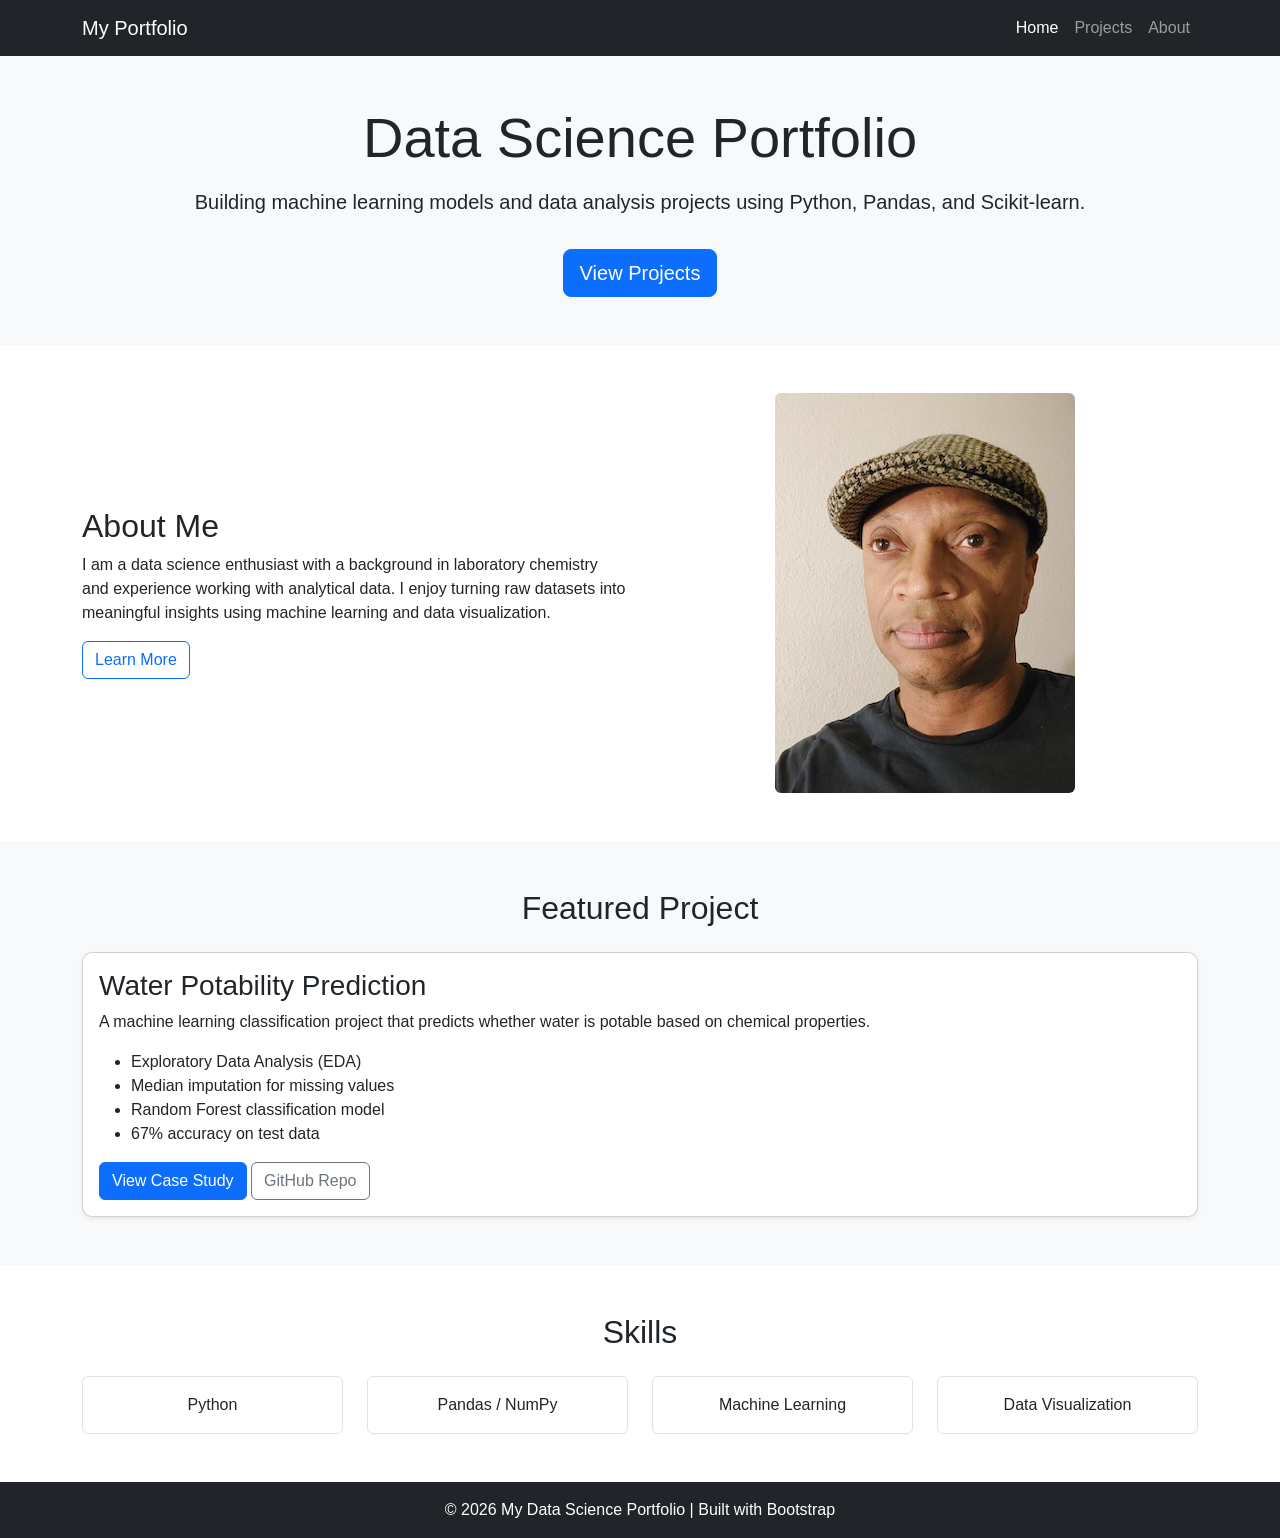
<file: index.html>
<!DOCTYPE html>
<html lang="en">
<head>
  <meta charset="UTF-8">
  <meta name="viewport" content="width=device-width, initial-scale=1">
  <title>Data Science Portfolio</title>

  <!-- Bootstrap CSS -->
  <link href="https://cdn.jsdelivr.net/npm/bootstrap@5.3.0/dist/css/bootstrap.min.css" rel="stylesheet">

  <!-- Custom CSS -->
  <link rel="stylesheet" href="css/styles.css">
</head>

<body>

<!-- NAVBAR -->
<nav class="navbar navbar-expand-lg navbar-dark bg-dark">
  <div class="container">
    <a class="navbar-brand" href="index.html">My Portfolio</a>

    <button class="navbar-toggler" type="button" data-bs-toggle="collapse" data-bs-target="#navbarNav">
      <span class="navbar-toggler-icon"></span>
    </button>

    <div class="collapse navbar-collapse" id="navbarNav">
      <ul class="navbar-nav ms-auto">
        <li class="nav-item"><a class="nav-link active" href="index.html">Home</a></li>
        <li class="nav-item"><a class="nav-link" href="projects.html">Projects</a></li>
        <li class="nav-item"><a class="nav-link" href="about.html">About</a></li>
      </ul>
    </div>
  </div>
</nav>

<!-- HERO SECTION -->
<header class="bg-light text-dark py-5">
  <div class="container text-center">
    <h1 class="display-4">Data Science Portfolio</h1>
    <p class="lead mt-3">
      Building machine learning models and data analysis projects using Python, Pandas, and Scikit-learn.
    </p>
    <a href="projects.html" class="btn btn-primary btn-lg mt-3">View Projects</a>
  </div>
</header>

<!-- ABOUT PREVIEW -->
<section class="py-5">
  <div class="container">
    <div class="row align-items-center">

      <div class="col-md-6">
        <h2>About Me</h2>
        <p>
          I am a data science enthusiast with a background in laboratory chemistry and experience working with
          analytical data. I enjoy turning raw datasets into meaningful insights using machine learning and data visualization.
        </p>
        <a href="about.html" class="btn btn-outline-primary">Learn More</a>
      </div>

      <div class="col-md-6 text-center">
        <img src="images/Profile.jpg" class="img-fluid rounded" alt="Lemuel Bryant">
      </div>

    </div>
  </div>
</section>

<!-- FEATURED PROJECT -->
<section class="bg-light py-5">
  <div class="container">

    <h2 class="text-center mb-4">Featured Project</h2>

    <div class="card shadow-sm">
      <div class="card-body">
        <h3 class="card-title">Water Potability Prediction</h3>
        <p class="card-text">
          A machine learning classification project that predicts whether water is potable based on chemical properties.
        </p>

        <ul>
          <li>Exploratory Data Analysis (EDA)</li>
          <li>Median imputation for missing values</li>
          <li>Random Forest classification model</li>
          <li>67% accuracy on test data</li>
        </ul>

        <a href="water-quality.html" class="btn btn-primary">View Case Study</a>
        <a href="https://github.com/LEMUELBRYANT/water-quality-ml-project" class="btn btn-outline-secondary" target="_blank">GitHub Repo</a>
      </div>
    </div>

  </div>
</section>

<!-- SKILLS -->
<section class="py-5">
  <div class="container text-center">

    <h2 class="mb-4">Skills</h2>

    <div class="row">

      <div class="col-md-3">
        <div class="p-3 border rounded">Python</div>
      </div>

      <div class="col-md-3">
        <div class="p-3 border rounded">Pandas / NumPy</div>
      </div>

      <div class="col-md-3">
        <div class="p-3 border rounded">Machine Learning</div>
      </div>

      <div class="col-md-3">
        <div class="p-3 border rounded">Data Visualization</div>
      </div>

    </div>

  </div>
</section>

<!-- FOOTER -->
<footer class="bg-dark text-white text-center py-3">
  <p class="mb-0">© 2026 My Data Science Portfolio | Built with Bootstrap</p>
</footer>

<!-- Bootstrap JS -->
<script src="https://cdn.jsdelivr.net/npm/bootstrap@5.3.0/dist/js/bootstrap.bundle.min.js"></script>

</body>
</html>
</file>
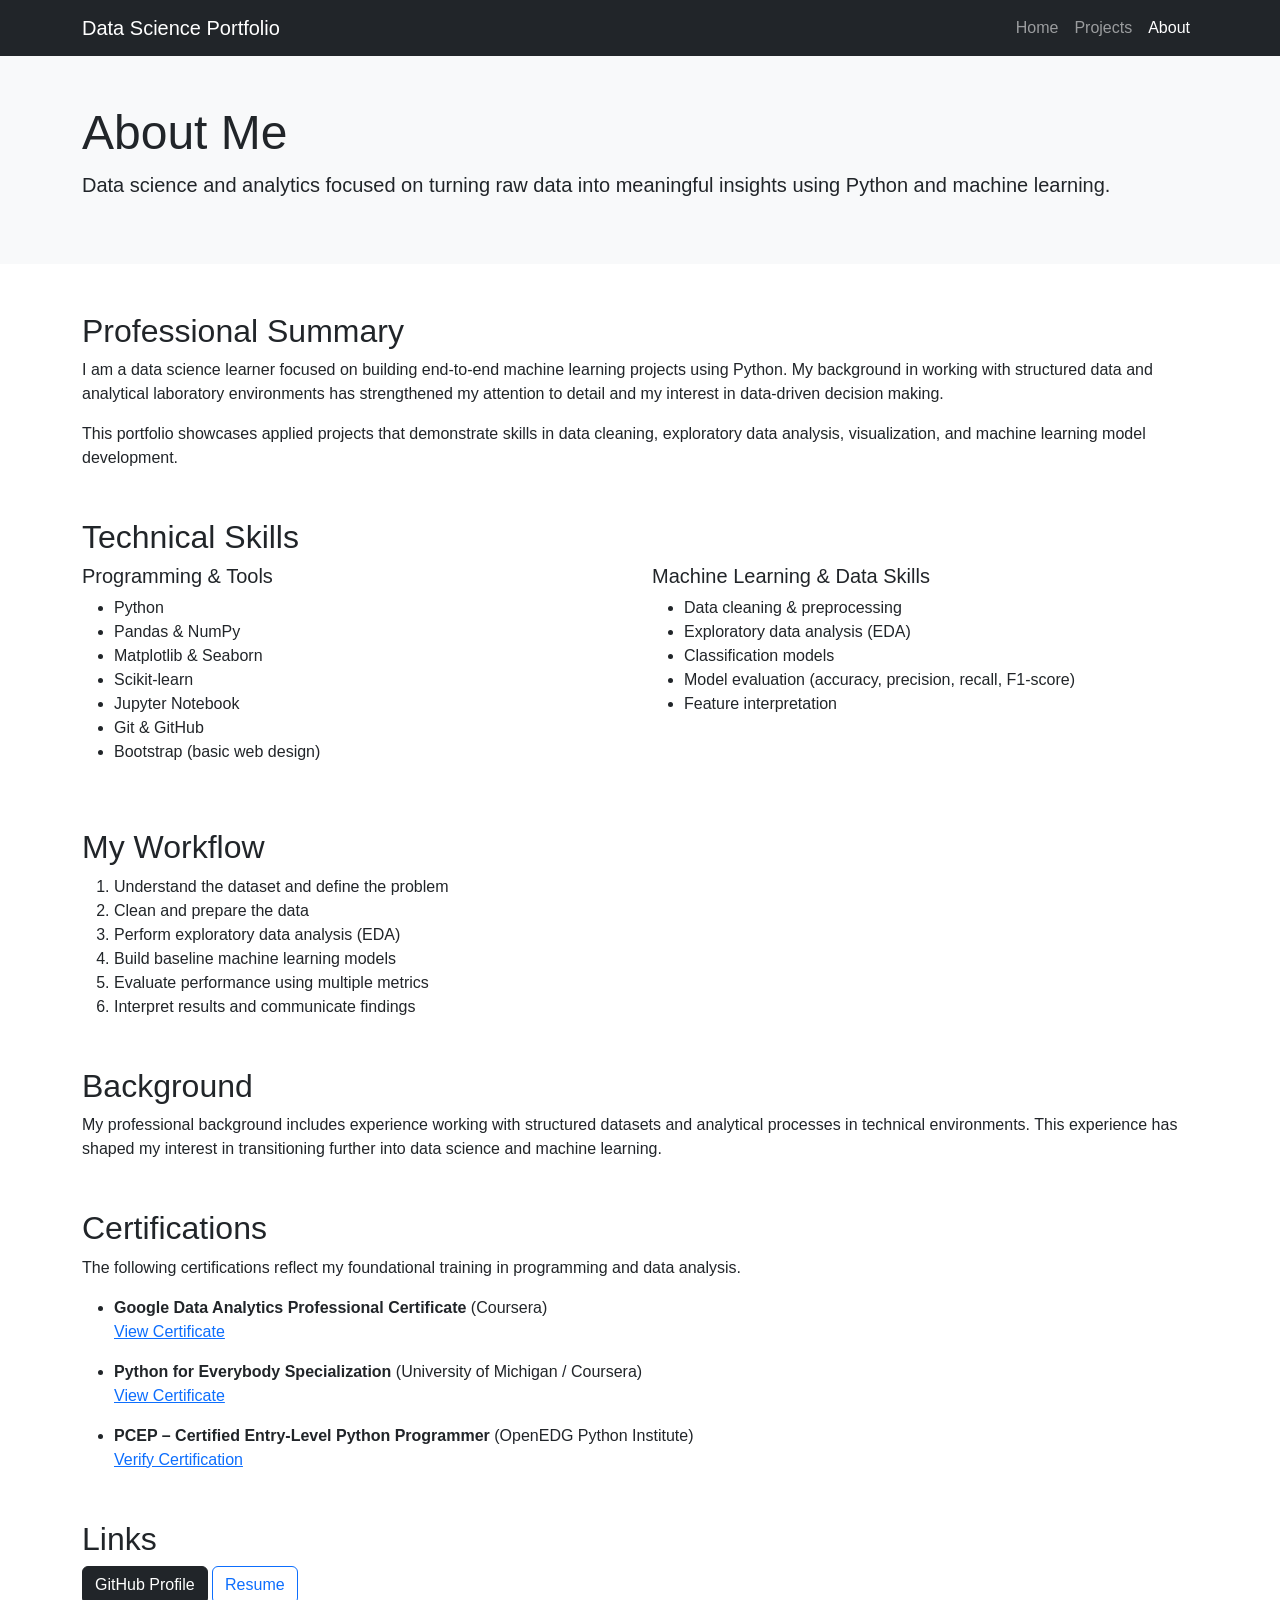
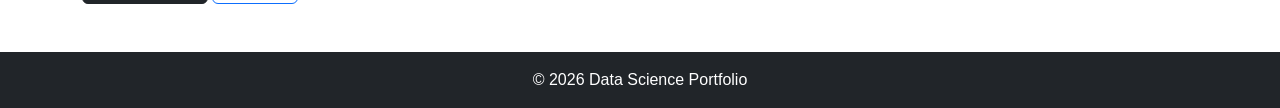
<file: about.html>
<!DOCTYPE html>
<html lang="en">
<head>
    <meta charset="UTF-8">
    <meta name="viewport" content="width=device-width, initial-scale=1.0">
    <title>About | Data Science Portfolio</title>

    <link href="https://cdn.jsdelivr.net/npm/bootstrap@5.3.3/dist/css/bootstrap.min.css" rel="stylesheet">
    <link rel="stylesheet" href="css/styles.css">
</head>

<body>

<!-- NAVBAR -->
<nav class="navbar navbar-expand-lg navbar-dark bg-dark">
    <div class="container">

        <a class="navbar-brand" href="index.html">
            Data Science Portfolio
        </a>

        <button class="navbar-toggler" type="button" data-bs-toggle="collapse" data-bs-target="#nav">
            <span class="navbar-toggler-icon"></span>
        </button>

        <div class="collapse navbar-collapse" id="nav">

            <ul class="navbar-nav ms-auto">
                <li class="nav-item"><a class="nav-link" href="index.html">Home</a></li>
                <li class="nav-item"><a class="nav-link" href="projects.html">Projects</a></li>
                <li class="nav-item"><a class="nav-link active" href="about.html">About</a></li>
            </ul>

        </div>

    </div>
</nav>

<!-- HEADER -->
<header class="bg-light py-5">
    <div class="container">
        <h1 class="display-5">About Me</h1>
        <p class="lead">
            Data science and analytics focused on turning raw data into
            meaningful insights using Python and machine learning.
        </p>
    </div>
</header>

<!-- CONTENT -->
<div class="container my-5">

    <!-- PROFESSIONAL SUMMARY -->
    <section class="mb-5">
        <h2>Professional Summary</h2>

        <p>
            I am a data science learner focused on building end-to-end machine
            learning projects using Python. My background in working with
            structured data and analytical laboratory environments has
            strengthened my attention to detail and my interest in data-driven
            decision making.
        </p>

        <p>
            This portfolio showcases applied projects that demonstrate skills in
            data cleaning, exploratory data analysis, visualization, and machine
            learning model development.
        </p>
    </section>

    <!-- SKILLS -->
    <section class="mb-5">
        <h2>Technical Skills</h2>

        <div class="row">

            <div class="col-md-6">
                <h5>Programming & Tools</h5>
                <ul>
                    <li>Python</li>
                    <li>Pandas & NumPy</li>
                    <li>Matplotlib & Seaborn</li>
                    <li>Scikit-learn</li>
                    <li>Jupyter Notebook</li>
                    <li>Git & GitHub</li>
                    <li>Bootstrap (basic web design)</li>
                </ul>
            </div>

            <div class="col-md-6">
                <h5>Machine Learning & Data Skills</h5>
                <ul>
                    <li>Data cleaning & preprocessing</li>
                    <li>Exploratory data analysis (EDA)</li>
                    <li>Classification models</li>
                    <li>Model evaluation (accuracy, precision, recall, F1-score)</li>
                    <li>Feature interpretation</li>
                </ul>
            </div>

        </div>
    </section>

    <!-- WORKFLOW -->
    <section class="mb-5">
        <h2>My Workflow</h2>

        <ol>
            <li>Understand the dataset and define the problem</li>
            <li>Clean and prepare the data</li>
            <li>Perform exploratory data analysis (EDA)</li>
            <li>Build baseline machine learning models</li>
            <li>Evaluate performance using multiple metrics</li>
            <li>Interpret results and communicate findings</li>
        </ol>
    </section>

    <!-- BACKGROUND -->
    <section class="mb-5">
        <h2>Background</h2>

        <p>
            My professional background includes experience working with structured
            datasets and analytical processes in technical environments. This
            experience has shaped my interest in transitioning further into data
            science and machine learning.
        </p>
    </section>

    <!-- CERTIFICATIONS -->
    <section class="mb-5">
        <h2>Certifications</h2>

        <p>
            The following certifications reflect my foundational training in
            programming and data analysis.
        </p>

        <ul>

            <li>
                <strong>Google Data Analytics Professional Certificate</strong>
                (Coursera)
                <br>
                <a href="https://coursera.org/share/35f32241400f91276bf139591853deab"
                   target="_blank">
                    View Certificate
                </a>
            </li>

            <li class="mt-3">
                <strong>Python for Everybody Specialization</strong>
                (University of Michigan / Coursera)
                <br>
                <a href="https://coursera.org/share/608e0863a2fe580f396273b94097d6e1"
                   target="_blank">
                    View Certificate
                </a>
            </li>

            <li class="mt-3">
                <strong>PCEP – Certified Entry-Level Python Programmer</strong>
                (OpenEDG Python Institute)
                <br>
                <a href="https://verify.openedg.org/?id=e3z8.Vhwq.PfFQ"
                   target="_blank">
                    Verify Certification
                </a>
            </li>

        </ul>
    </section>

    <!-- LINKS -->
    <section class="mb-5">
        <h2>Links</h2>

        <a href="https://github.com/LEMUELBRYANT"
           class="btn btn-dark"
           target="_blank">
            GitHub Profile
        </a>

        <a href="assets/pdf_resume.pdf"
           class="btn btn-outline-primary"
           target="_blank">
            Resume
        </a>
    </section>

</div>

<!-- FOOTER -->
<footer class="bg-dark text-white text-center py-3">
    <p class="mb-0">© 2026 Data Science Portfolio</p>
</footer>

<script src="https://cdn.jsdelivr.net/npm/bootstrap@5.3.3/dist/js/bootstrap.bundle.min.js"></script>

</body>
</html>
</file>
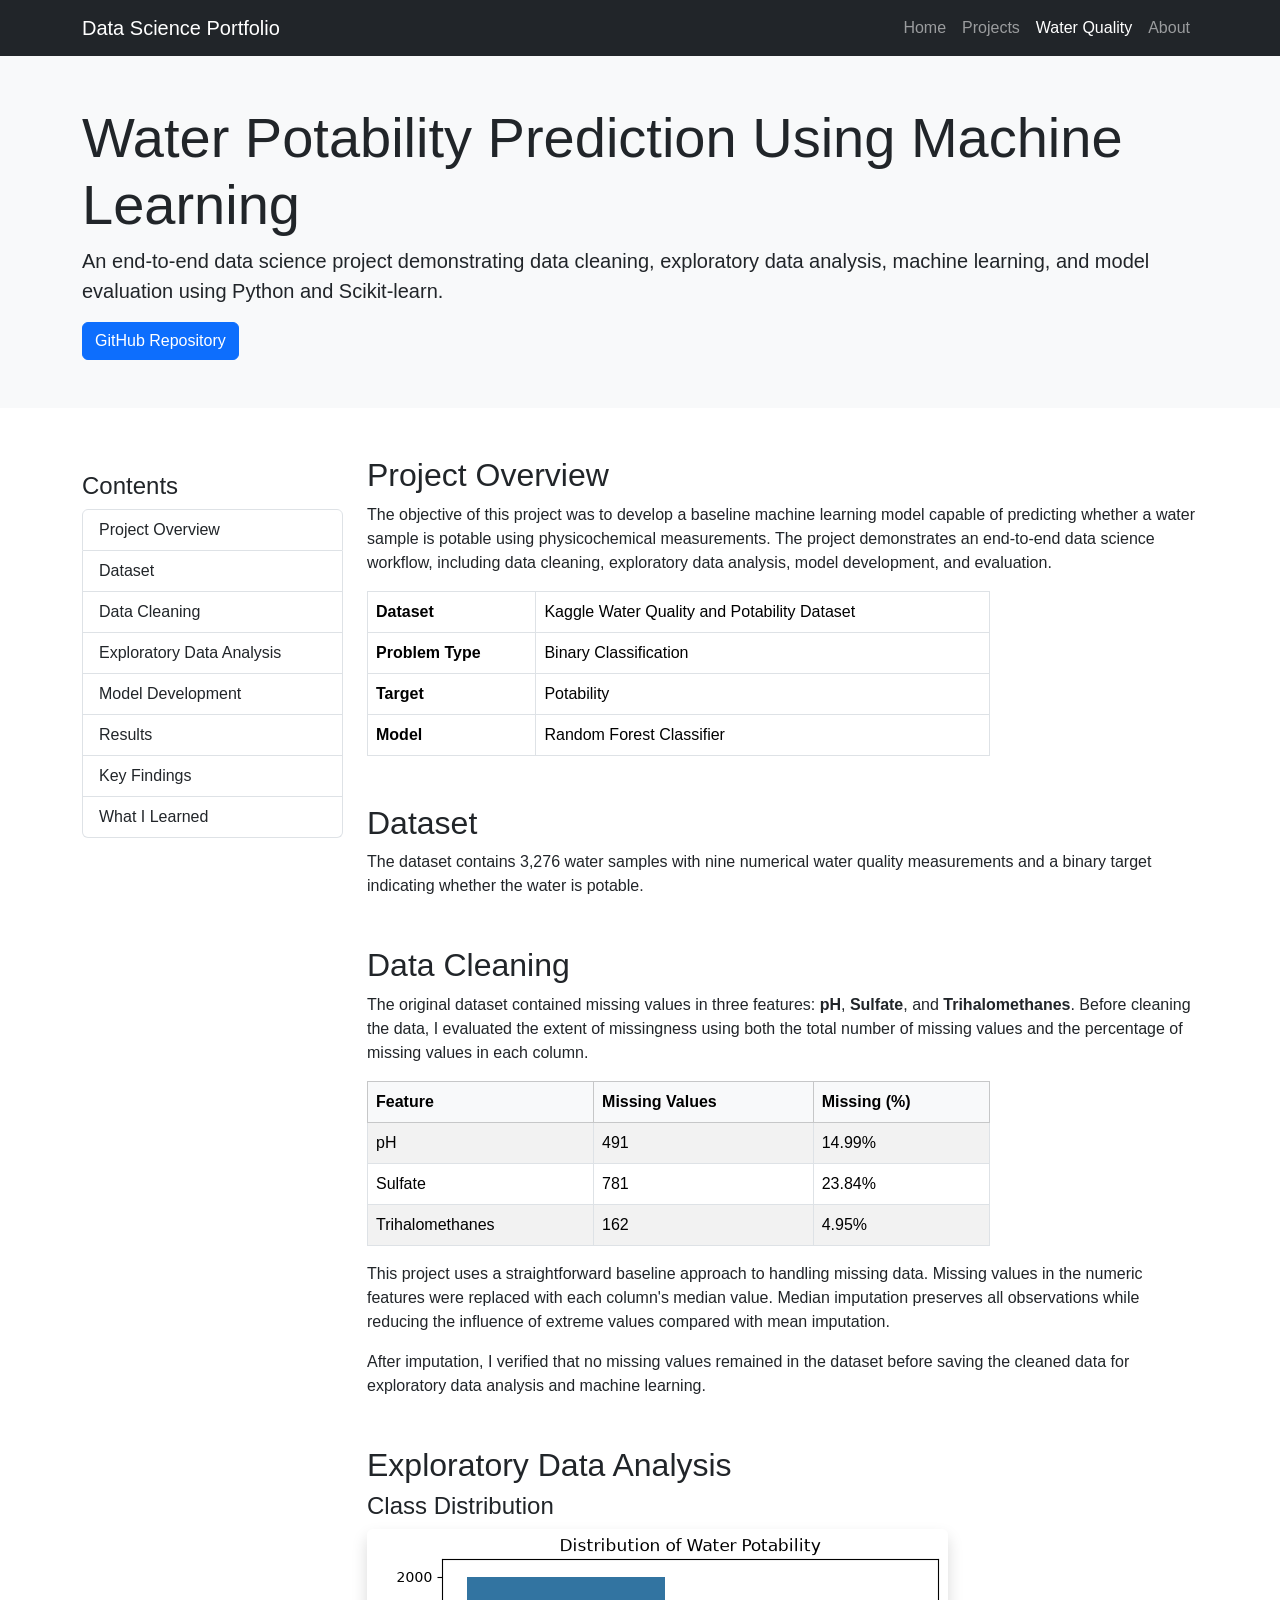
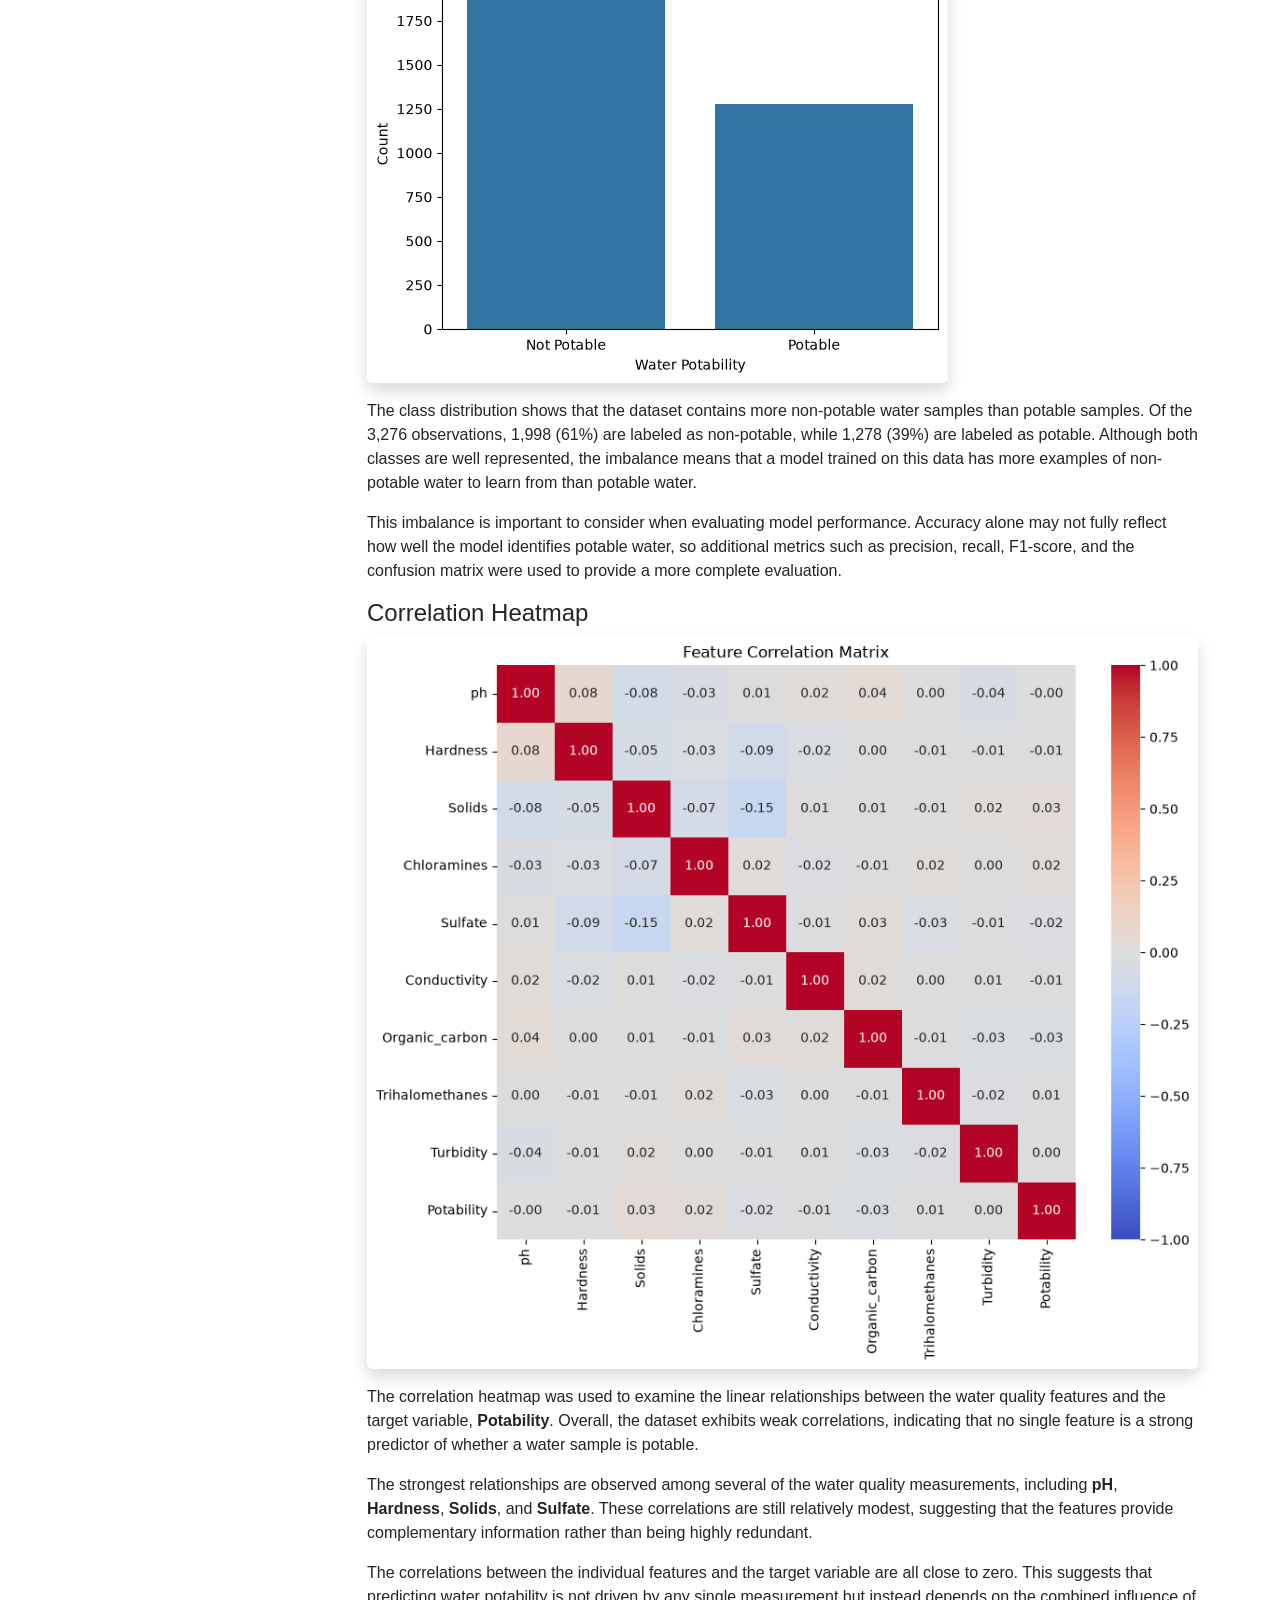
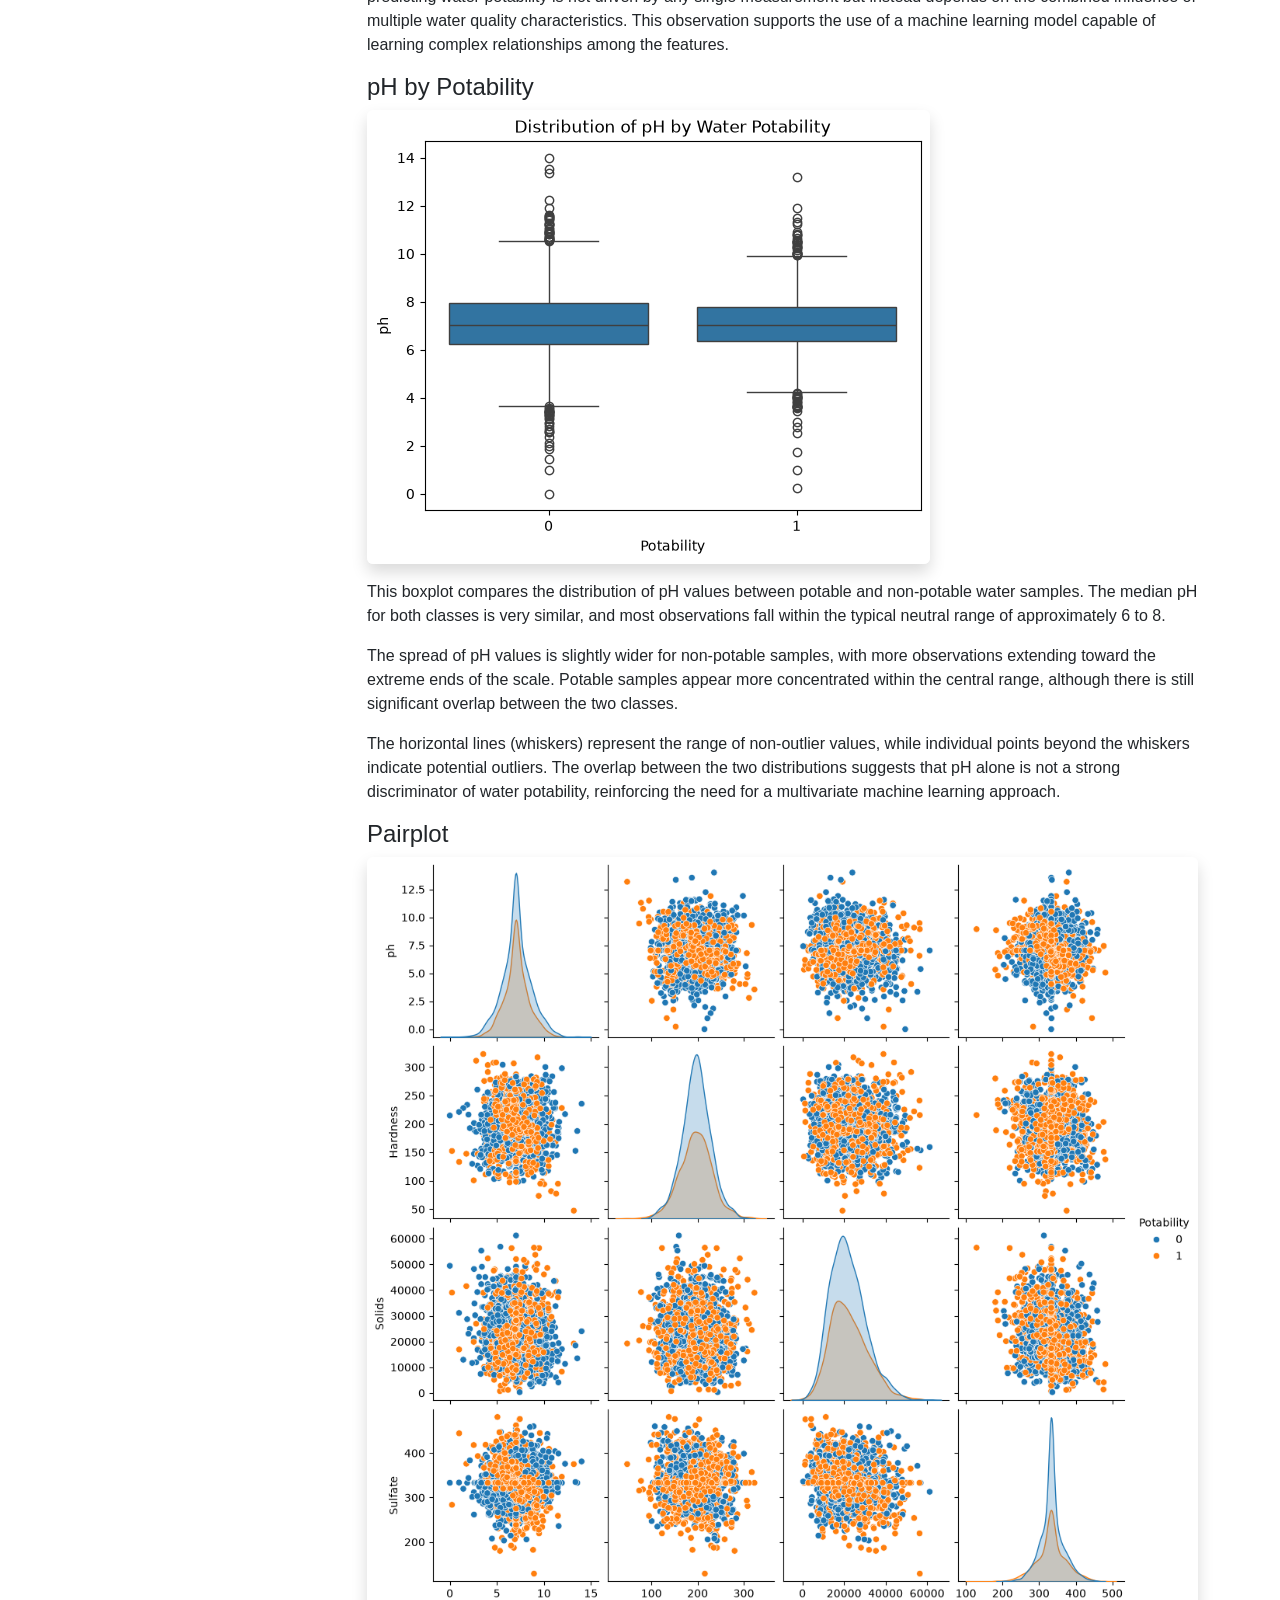
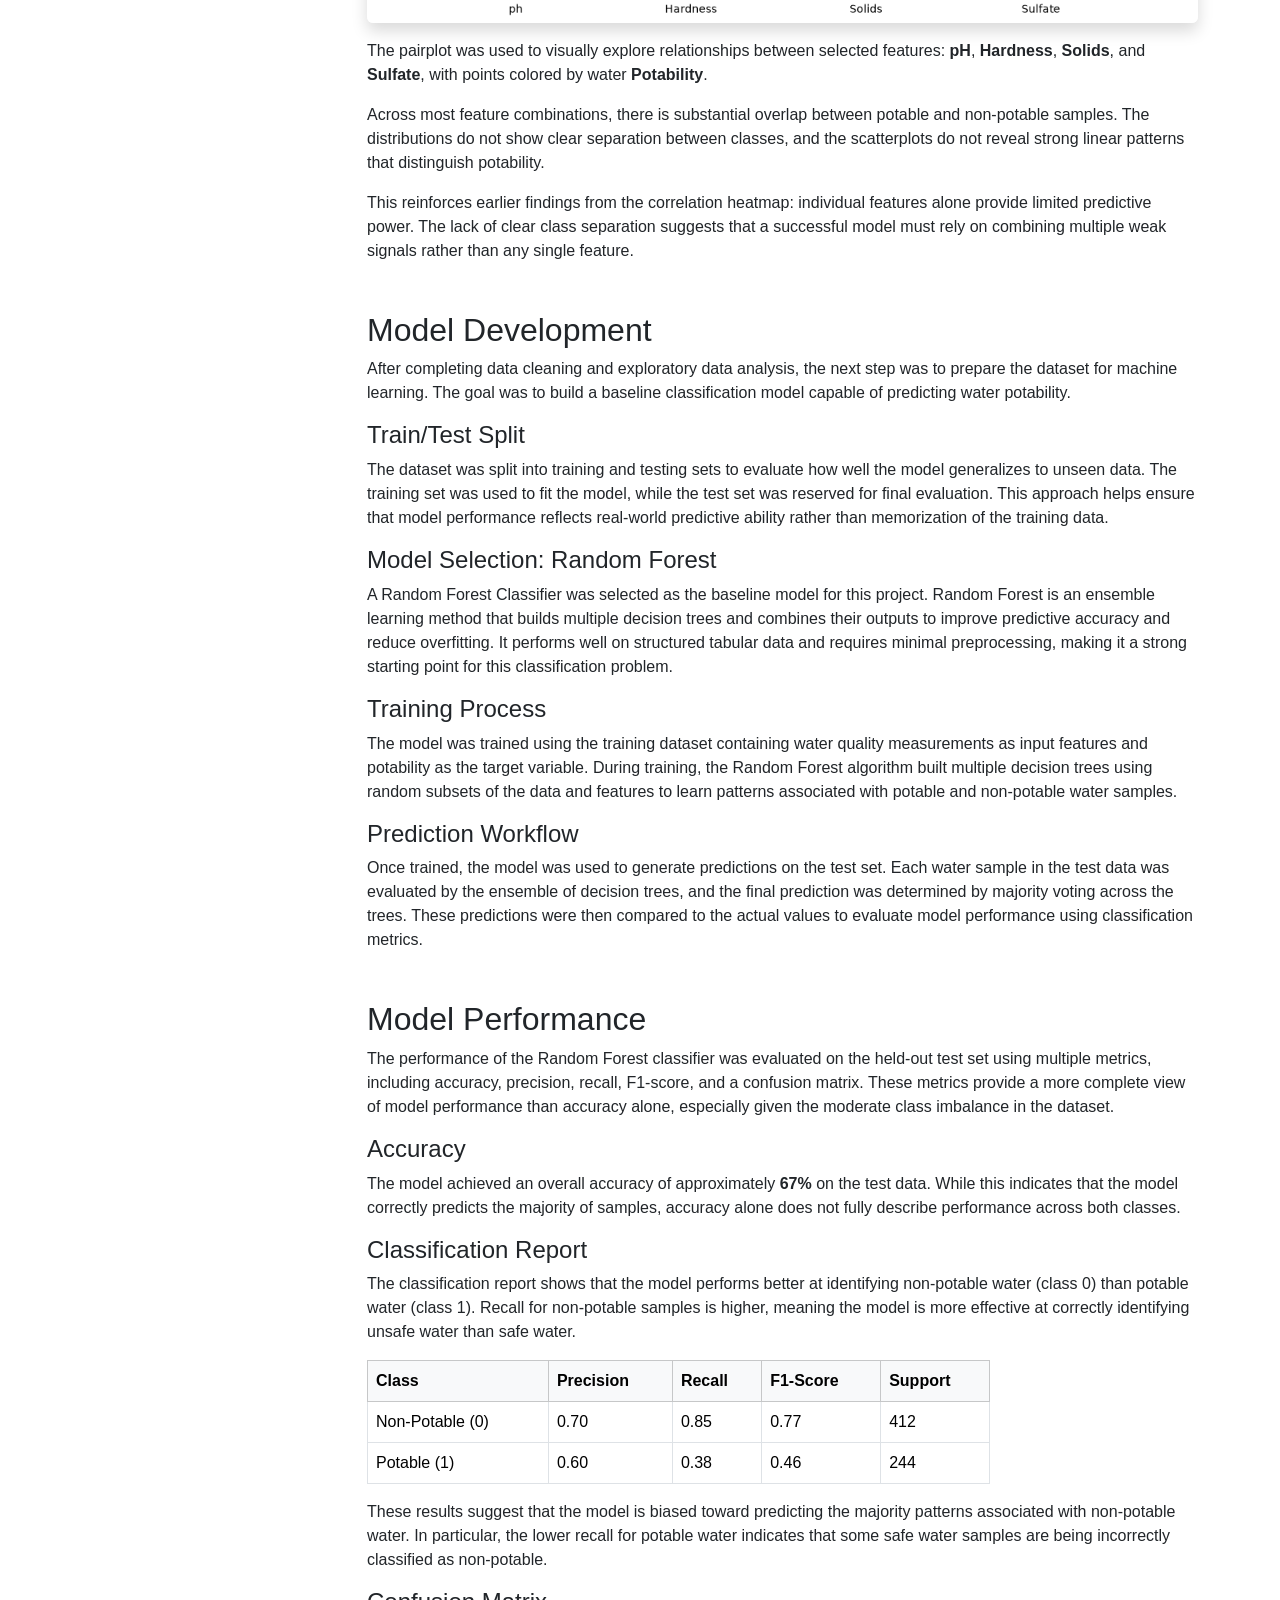
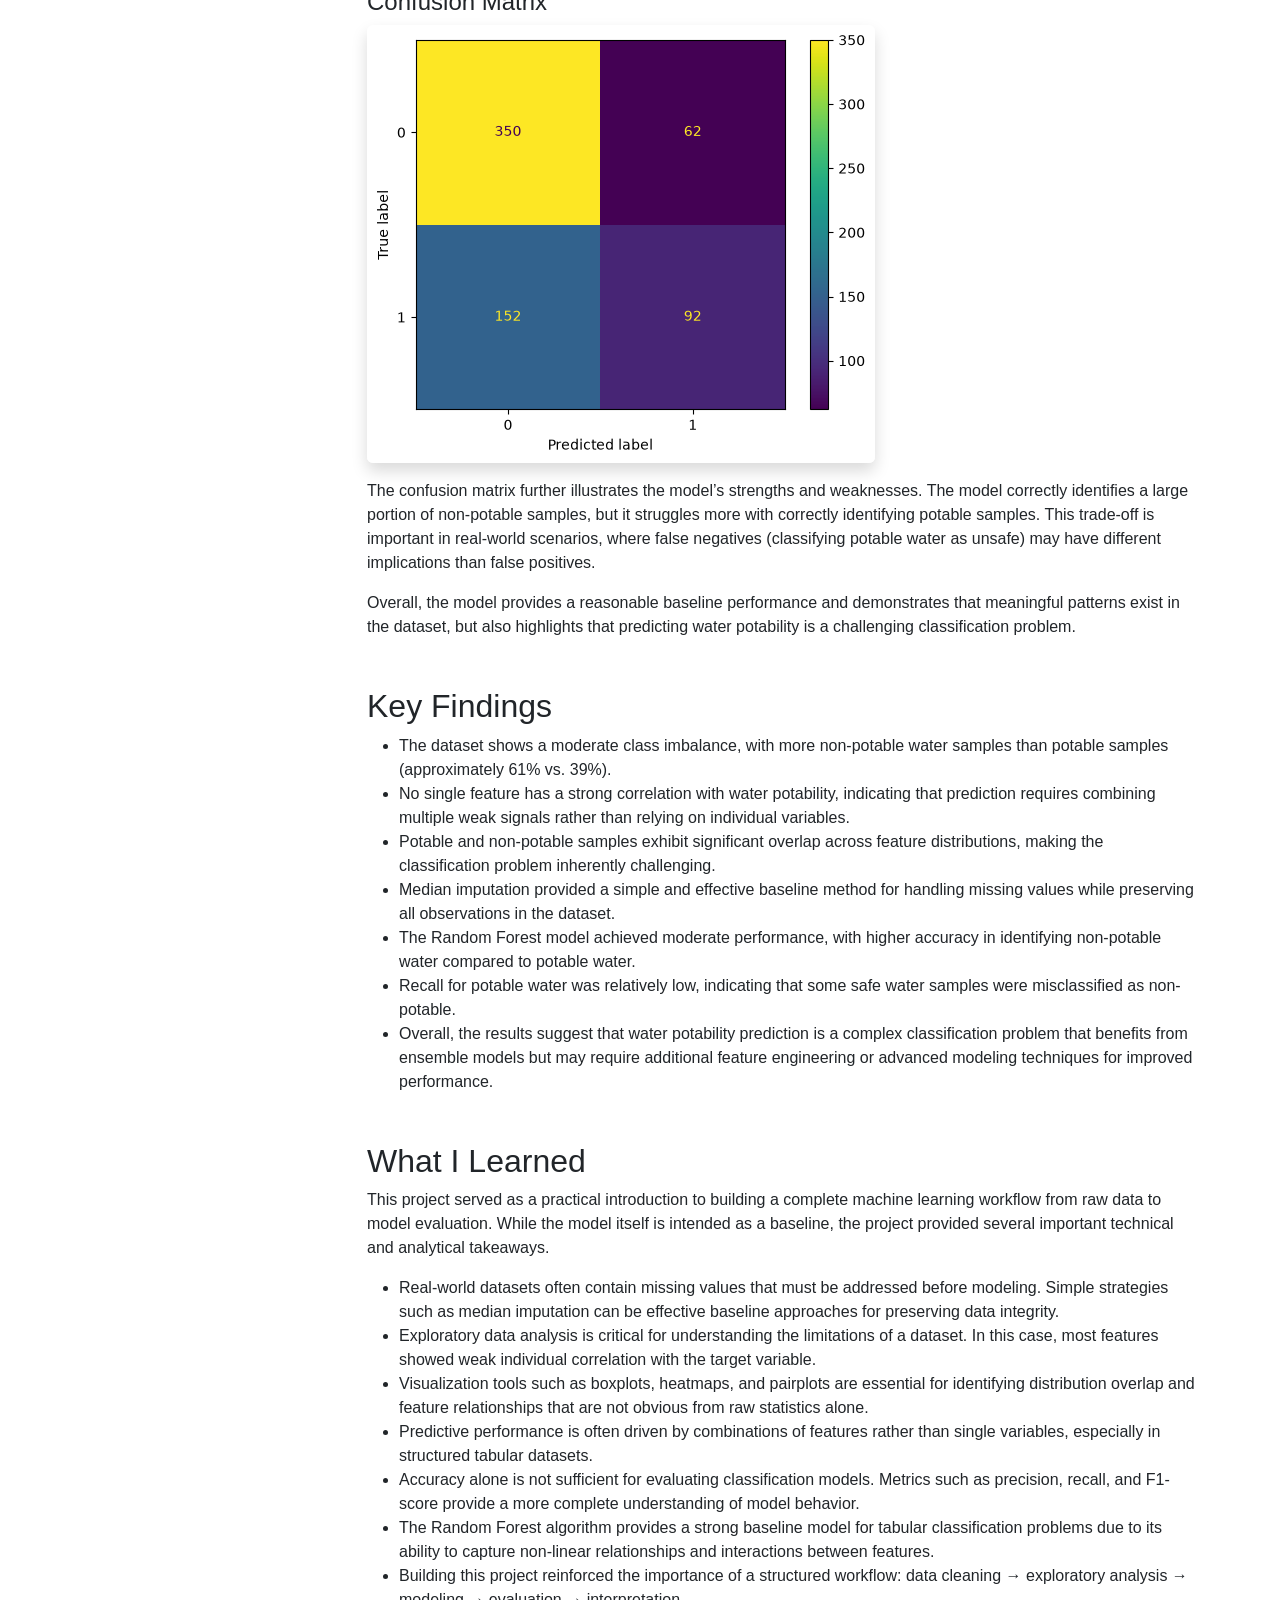
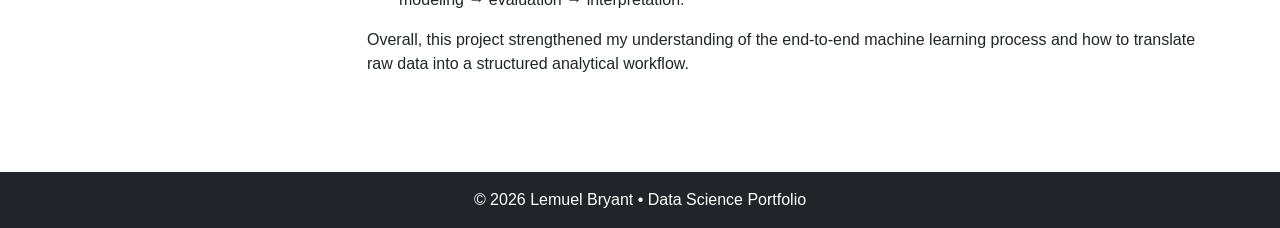
<file: water-quality.html>
<!DOCTYPE html>
<html lang="en">
<head>
    <meta charset="UTF-8">
    <meta name="viewport" content="width=device-width, initial-scale=1.0">

    <title>Water Potability Prediction | Data Science Portfolio</title>

    <link href="https://cdn.jsdelivr.net/npm/bootstrap@5.3.3/dist/css/bootstrap.min.css" rel="stylesheet">
    <link rel="stylesheet" href="css/styles.css">
</head>

<body>

<!-- Navigation -->
<nav class="navbar navbar-expand-lg navbar-dark bg-dark">
    <div class="container">

        <a class="navbar-brand" href="index.html">
            Data Science Portfolio
        </a>

        <button class="navbar-toggler"
                type="button"
                data-bs-toggle="collapse"
                data-bs-target="#navbar">

            <span class="navbar-toggler-icon"></span>

        </button>

        <div class="collapse navbar-collapse" id="navbar">

            <ul class="navbar-nav ms-auto">

                <li class="nav-item">
                    <a class="nav-link" href="index.html">
                        Home
                    </a>
                </li>

                <li class="nav-item">
                    <a class="nav-link" href="projects.html">
                        Projects
                    </a>
                </li>

                <li class="nav-item">
                    <a class="nav-link active" href="water-quality.html">
                        Water Quality
                    </a>
                </li>

                <li class="nav-item">
                    <a class="nav-link" href="about.html">
                        About
                    </a>
                </li>

            </ul>

        </div>

    </div>
</nav>


<!-- Hero -->

<header class="bg-light py-5">

    <div class="container">

        <h1 class="display-4">
            Water Potability Prediction Using Machine Learning
        </h1>

        <p class="lead">

            An end-to-end data science project demonstrating
            data cleaning, exploratory data analysis,
            machine learning, and model evaluation using
            Python and Scikit-learn.

        </p>

        <a class="btn btn-primary"
           href="https://github.com/LEMUELBRYANT/water-quality-ml-project"
           target="_blank">

            GitHub Repository

        </a>

    </div>

</header>


<!-- Main Content -->

<div class="container my-5">

<div class="row">

<!-- Table of Contents -->

<div class="col-lg-3">

<div class="sticky-top pt-3">

<h4>Contents</h4>

<div class="list-group">

<a href="#overview" class="list-group-item list-group-item-action">
Project Overview
</a>

<a href="#dataset" class="list-group-item list-group-item-action">
Dataset
</a>

<a href="#cleaning" class="list-group-item list-group-item-action">
Data Cleaning
</a>

<a href="#eda" class="list-group-item list-group-item-action">
Exploratory Data Analysis
</a>

<a href="#modeling" class="list-group-item list-group-item-action">
Model Development
</a>

<a href="#results" class="list-group-item list-group-item-action">
Results
</a>

<a href="#findings" class="list-group-item list-group-item-action">
Key Findings
</a>

<a href="#learning" class="list-group-item list-group-item-action">
What I Learned
</a>

</div>

</div>

</div>


<!-- Case Study -->

<div class="col-lg-9">

<section id="overview" class="mb-5">

<h2>Project Overview</h2>

<p>

The objective of this project was to develop a baseline machine learning model capable of predicting whether a water
 sample is potable using physicochemical measurements. The project demonstrates an end-to-end data science workflow,
 including data cleaning, exploratory data analysis, model development, and evaluation.

</p>

<table class="table table-bordered w-75">

<tr>
<th>Dataset</th>
<td>Kaggle Water Quality and Potability Dataset</td>
</tr>

<tr>
<th>Problem Type</th>
<td>Binary Classification</td>
</tr>

<tr>
<th>Target</th>
<td>Potability</td>
</tr>

<tr>
<th>Model</th>
<td>Random Forest Classifier</td>
</tr>

</table>

</section>


<section id="dataset" class="mb-5">

<h2>Dataset</h2>

<p>

The dataset contains 3,276 water samples with nine numerical water quality measurements and a binary target 
indicating whether the water is potable.

</p>

</section>


<section id="cleaning" class="mb-5">

<h2>Data Cleaning</h2>

<p>
    The original dataset contained missing values in three features:
    <strong>pH</strong>, <strong>Sulfate</strong>, and
    <strong>Trihalomethanes</strong>. Before cleaning the data, I
    evaluated the extent of missingness using both the total number
    of missing values and the percentage of missing values in each
    column.
</p>

<table class="table table-striped table-bordered w-75">
    <thead class="table-light">
        <tr>
            <th>Feature</th>
            <th>Missing Values</th>
            <th>Missing (%)</th>
        </tr>
    </thead>
    <tbody>
        <tr>
            <td>pH</td>
            <td>491</td>
            <td>14.99%</td>
        </tr>
        <tr>
            <td>Sulfate</td>
            <td>781</td>
            <td>23.84%</td>
        </tr>
        <tr>
            <td>Trihalomethanes</td>
            <td>162</td>
            <td>4.95%</td>
        </tr>
    </tbody>
</table>

<p>
    This project uses a straightforward baseline approach to handling
    missing data. Missing values in the numeric features were
    replaced with each column's median value. Median imputation
    preserves all observations while reducing the influence of
    extreme values compared with mean imputation.
</p>

<p>
    After imputation, I verified that no missing values remained in
    the dataset before saving the cleaned data for exploratory data
    analysis and machine learning.
</p>

</section>


<section id="eda" class="mb-5">

<h2>Exploratory Data Analysis</h2>

<h4>Class Distribution</h4>

<img
src="images/water-quality/class_distribution.png"
class="img-fluid rounded shadow mb-3"
alt="Class Distribution">

<p>
    The class distribution shows that the dataset contains more non-potable
    water samples than potable samples. Of the 3,276 observations,
    1,998 (61%) are labeled as non-potable, while 1,278 (39%) are labeled
    as potable. Although both classes are well represented, the imbalance
    means that a model trained on this data has more examples of
    non-potable water to learn from than potable water.
</p>

<p>
    This imbalance is important to consider when evaluating model
    performance. Accuracy alone may not fully reflect how well the model
    identifies potable water, so additional metrics such as precision,
    recall, F1-score, and the confusion matrix were used to provide a more
    complete evaluation.
</p>


<h4>Correlation Heatmap</h4>

<img
src="images/water-quality/heatmap.png"
class="img-fluid rounded shadow mb-3"
alt="Correlation Heatmap">

<p>
    The correlation heatmap was used to examine the linear relationships
    between the water quality features and the target variable,
    <strong>Potability</strong>. Overall, the dataset exhibits weak
    correlations, indicating that no single feature is a strong predictor
    of whether a water sample is potable.
</p>

<p>
    The strongest relationships are observed among several of the water
    quality measurements, including <strong>pH</strong>,
    <strong>Hardness</strong>, <strong>Solids</strong>, and
    <strong>Sulfate</strong>. These correlations are still relatively
    modest, suggesting that the features provide complementary information
    rather than being highly redundant.
</p>

<p>
    The correlations between the individual features and the target
    variable are all close to zero. This suggests that predicting water
    potability is not driven by any single measurement but instead depends
    on the combined influence of multiple water quality characteristics.
    This observation supports the use of a machine learning model capable
    of learning complex relationships among the features.
</p>

<h4>pH by Potability</h4>

<img
src="images/water-quality/boxplot.png"
class="img-fluid rounded shadow mb-3"
alt="Boxplot">

<p>
    This boxplot compares the distribution of pH values between potable
    and non-potable water samples. The median pH for both classes is
    very similar, and most observations fall within the typical neutral
    range of approximately 6 to 8.
</p>

<p>
    The spread of pH values is slightly wider for non-potable samples,
    with more observations extending toward the extreme ends of the
    scale. Potable samples appear more concentrated within the central
    range, although there is still significant overlap between the two
    classes.
</p>

<p>
    The horizontal lines (whiskers) represent the range of non-outlier
    values, while individual points beyond the whiskers indicate
    potential outliers. The overlap between the two distributions
    suggests that pH alone is not a strong discriminator of water
    potability, reinforcing the need for a multivariate machine learning
    approach.
</p>


<h4>Pairplot</h4>

<img
src="images/water-quality/pairplot.png"
class="img-fluid rounded shadow mb-3"
alt="Pairplot">

<p>
    The pairplot was used to visually explore relationships between
    selected features: <strong>pH</strong>, <strong>Hardness</strong>,
    <strong>Solids</strong>, and <strong>Sulfate</strong>, with points
    colored by water <strong>Potability</strong>.
</p>

<p>
    Across most feature combinations, there is substantial overlap
    between potable and non-potable samples. The distributions do not
    show clear separation between classes, and the scatterplots do not
    reveal strong linear patterns that distinguish potability.
</p>

<p>
    This reinforces earlier findings from the correlation heatmap:
    individual features alone provide limited predictive power. The
    lack of clear class separation suggests that a successful model
    must rely on combining multiple weak signals rather than any
    single feature.
</p>

</section>


<section id="modeling" class="mb-5">

<h2>Model Development</h2>

<p>
    After completing data cleaning and exploratory data analysis, the next step
    was to prepare the dataset for machine learning. The goal was to build a
    baseline classification model capable of predicting water potability.
</p>

<h4>Train/Test Split</h4>

<p>
    The dataset was split into training and testing sets to evaluate how well
    the model generalizes to unseen data. The training set was used to fit the
    model, while the test set was reserved for final evaluation. This approach
    helps ensure that model performance reflects real-world predictive ability
    rather than memorization of the training data.
</p>

<h4>Model Selection: Random Forest</h4>

<p>
    A Random Forest Classifier was selected as the baseline model for this
    project. Random Forest is an ensemble learning method that builds multiple
    decision trees and combines their outputs to improve predictive accuracy
    and reduce overfitting. It performs well on structured tabular data and
    requires minimal preprocessing, making it a strong starting point for this
    classification problem.
</p>

<h4>Training Process</h4>

<p>
    The model was trained using the training dataset containing water quality
    measurements as input features and potability as the target variable. During
    training, the Random Forest algorithm built multiple decision trees using
    random subsets of the data and features to learn patterns associated with
    potable and non-potable water samples.
</p>

<h4>Prediction Workflow</h4>

<p>
    Once trained, the model was used to generate predictions on the test set.
    Each water sample in the test data was evaluated by the ensemble of decision
    trees, and the final prediction was determined by majority voting across the
    trees. These predictions were then compared to the actual values to evaluate
    model performance using classification metrics.
</p>

</section>


<section id="results" class="mb-5">

<h2>Model Performance</h2>

<p>
    The performance of the Random Forest classifier was evaluated on the
    held-out test set using multiple metrics, including accuracy,
    precision, recall, F1-score, and a confusion matrix. These metrics
    provide a more complete view of model performance than accuracy alone,
    especially given the moderate class imbalance in the dataset.
</p>

<h4>Accuracy</h4>

<p>
    The model achieved an overall accuracy of approximately
    <strong>67%</strong> on the test data. While this indicates that the
    model correctly predicts the majority of samples, accuracy alone does
    not fully describe performance across both classes.
</p>

<h4>Classification Report</h4>

<p>
    The classification report shows that the model performs better at
    identifying non-potable water (class 0) than potable water (class 1).
    Recall for non-potable samples is higher, meaning the model is more
    effective at correctly identifying unsafe water than safe water.
</p>

<table class="table table-bordered w-75">
    <thead class="table-light">
        <tr>
            <th>Class</th>
            <th>Precision</th>
            <th>Recall</th>
            <th>F1-Score</th>
            <th>Support</th>
        </tr>
    </thead>
    <tbody>
        <tr>
            <td>Non-Potable (0)</td>
            <td>0.70</td>
            <td>0.85</td>
            <td>0.77</td>
            <td>412</td>
        </tr>
        <tr>
            <td>Potable (1)</td>
            <td>0.60</td>
            <td>0.38</td>
            <td>0.46</td>
            <td>244</td>
        </tr>
    </tbody>
</table>

<p>
    These results suggest that the model is biased toward predicting the
    majority patterns associated with non-potable water. In particular,
    the lower recall for potable water indicates that some safe water
    samples are being incorrectly classified as non-potable.
</p>

<h4>Confusion Matrix</h4>

<img
src="images/water-quality/confusion_matrix.png"
class="img-fluid rounded shadow mb-3"
alt="Confusion Matrix">

<p>
    The confusion matrix further illustrates the model’s strengths and
    weaknesses. The model correctly identifies a large portion of
    non-potable samples, but it struggles more with correctly identifying
    potable samples. This trade-off is important in real-world scenarios,
    where false negatives (classifying potable water as unsafe) may have
    different implications than false positives.
</p>

<p>
    Overall, the model provides a reasonable baseline performance and
    demonstrates that meaningful patterns exist in the dataset, but also
    highlights that predicting water potability is a challenging
    classification problem.
</p>

</section>


<section id="findings" class="mb-5">

<h2>Key Findings</h2>

<ul>
    <li>
        The dataset shows a moderate class imbalance, with more non-potable
        water samples than potable samples (approximately 61% vs. 39%).
    </li>

    <li>
        No single feature has a strong correlation with water potability,
        indicating that prediction requires combining multiple weak signals
        rather than relying on individual variables.
    </li>

    <li>
        Potable and non-potable samples exhibit significant overlap across
        feature distributions, making the classification problem inherently
        challenging.
    </li>

    <li>
        Median imputation provided a simple and effective baseline method
        for handling missing values while preserving all observations in
        the dataset.
    </li>

    <li>
        The Random Forest model achieved moderate performance, with higher
        accuracy in identifying non-potable water compared to potable water.
    </li>

    <li>
        Recall for potable water was relatively low, indicating that some
        safe water samples were misclassified as non-potable.
    </li>

    <li>
        Overall, the results suggest that water potability prediction is a
        complex classification problem that benefits from ensemble models
        but may require additional feature engineering or advanced modeling
        techniques for improved performance.
    </li>
</ul>

</section>


<section id="learning" class="mb-5">

<h2>What I Learned</h2>

<p>
    This project served as a practical introduction to building a complete
    machine learning workflow from raw data to model evaluation. While the
    model itself is intended as a baseline, the project provided several
    important technical and analytical takeaways.
</p>

<ul>
    <li>
        Real-world datasets often contain missing values that must be
        addressed before modeling. Simple strategies such as median
        imputation can be effective baseline approaches for preserving data
        integrity.
    </li>

    <li>
        Exploratory data analysis is critical for understanding the
        limitations of a dataset. In this case, most features showed weak
        individual correlation with the target variable.
    </li>

    <li>
        Visualization tools such as boxplots, heatmaps, and pairplots are
        essential for identifying distribution overlap and feature
        relationships that are not obvious from raw statistics alone.
    </li>

    <li>
        Predictive performance is often driven by combinations of features
        rather than single variables, especially in structured tabular
        datasets.
    </li>

    <li>
        Accuracy alone is not sufficient for evaluating classification
        models. Metrics such as precision, recall, and F1-score provide a
        more complete understanding of model behavior.
    </li>

    <li>
        The Random Forest algorithm provides a strong baseline model for
        tabular classification problems due to its ability to capture
        non-linear relationships and interactions between features.
    </li>

    <li>
        Building this project reinforced the importance of a structured
        workflow: data cleaning → exploratory analysis → modeling →
        evaluation → interpretation.
    </li>
</ul>

<p>
    Overall, this project strengthened my understanding of the end-to-end
    machine learning process and how to translate raw data into a structured
    analytical workflow.
</p>

</section>

</div>

</div>

</div>


<footer class="bg-dark text-white text-center py-3">

<p class="mb-0">

© 2026 Lemuel Bryant • Data Science Portfolio

</p>

</footer>


<script src="https://cdn.jsdelivr.net/npm/bootstrap@5.3.3/dist/js/bootstrap.bundle.min.js"></script>

</body>
</html>
</file>
<file: css/styles.css>
body {
  font-family: Arial, sans-serif;
}

header {
  background: #f8f9fa;
}

.card {
  border-radius: 10px;
}
</file>
